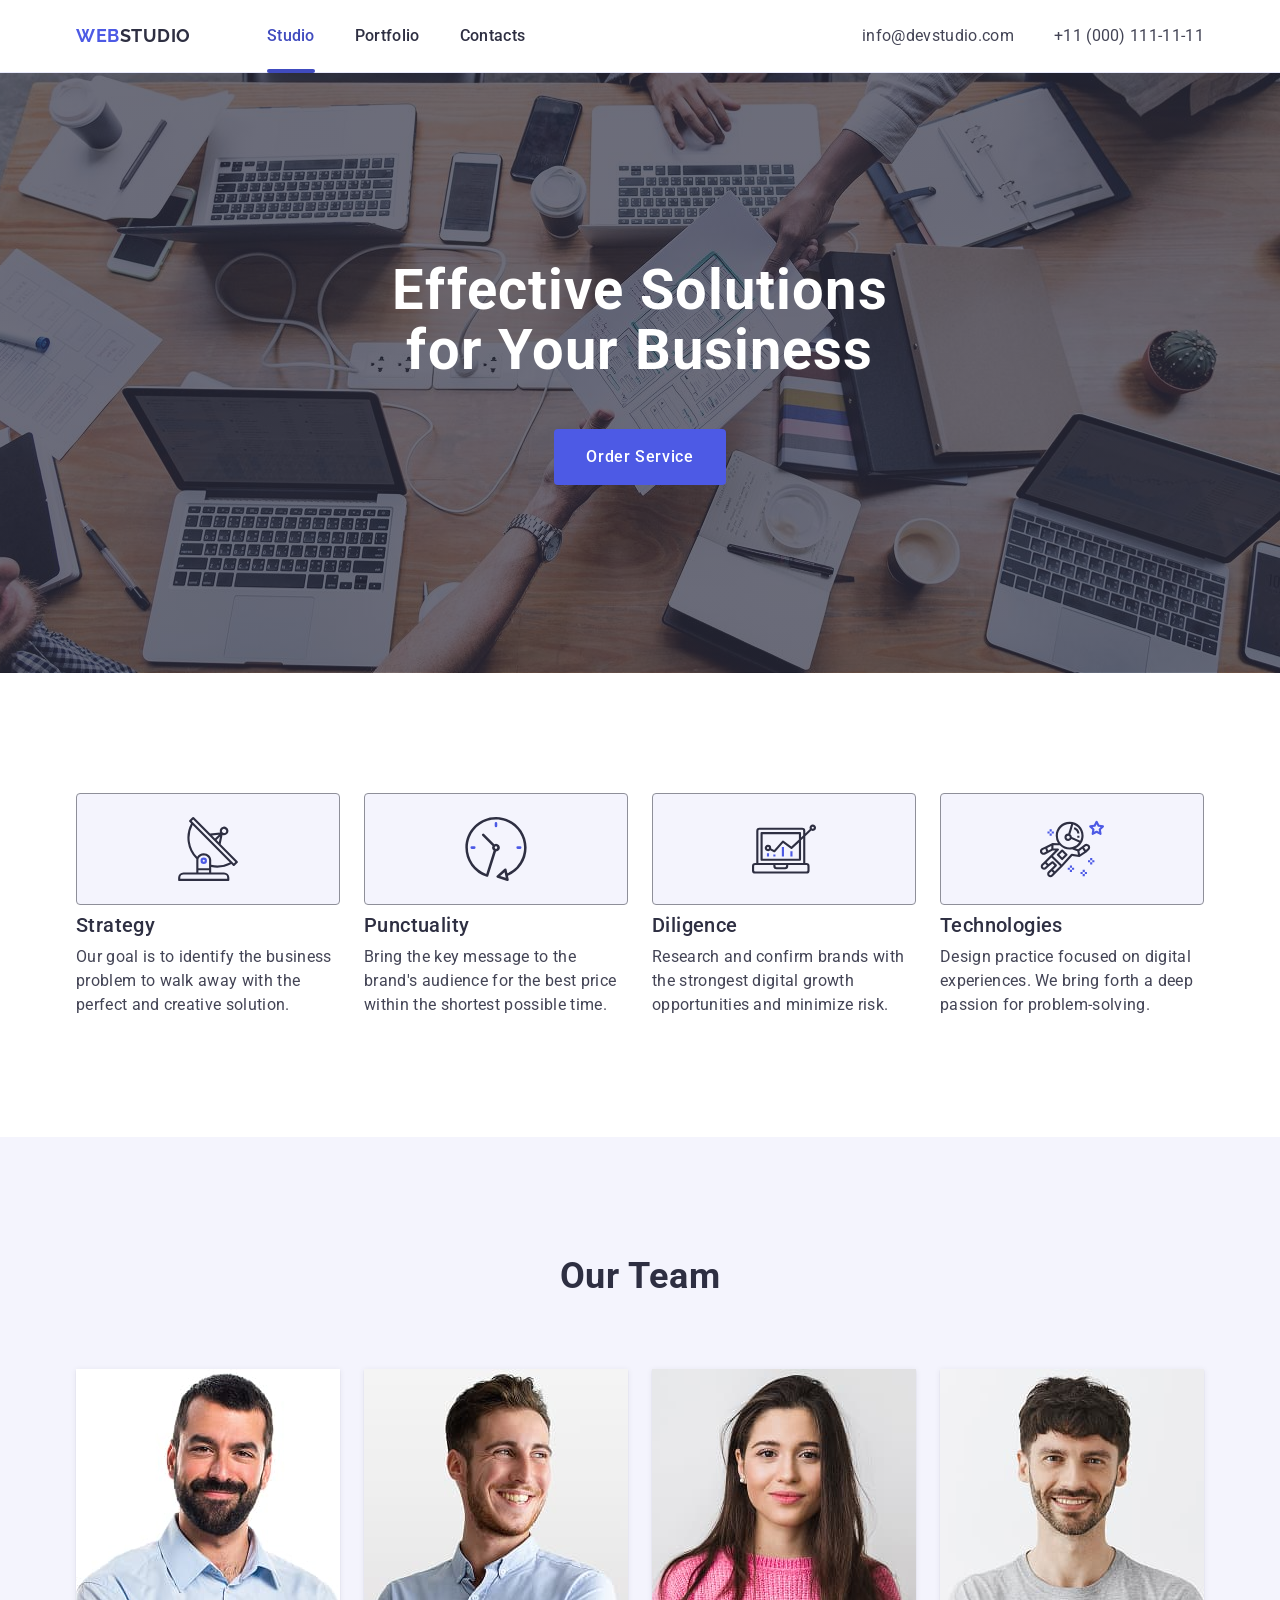
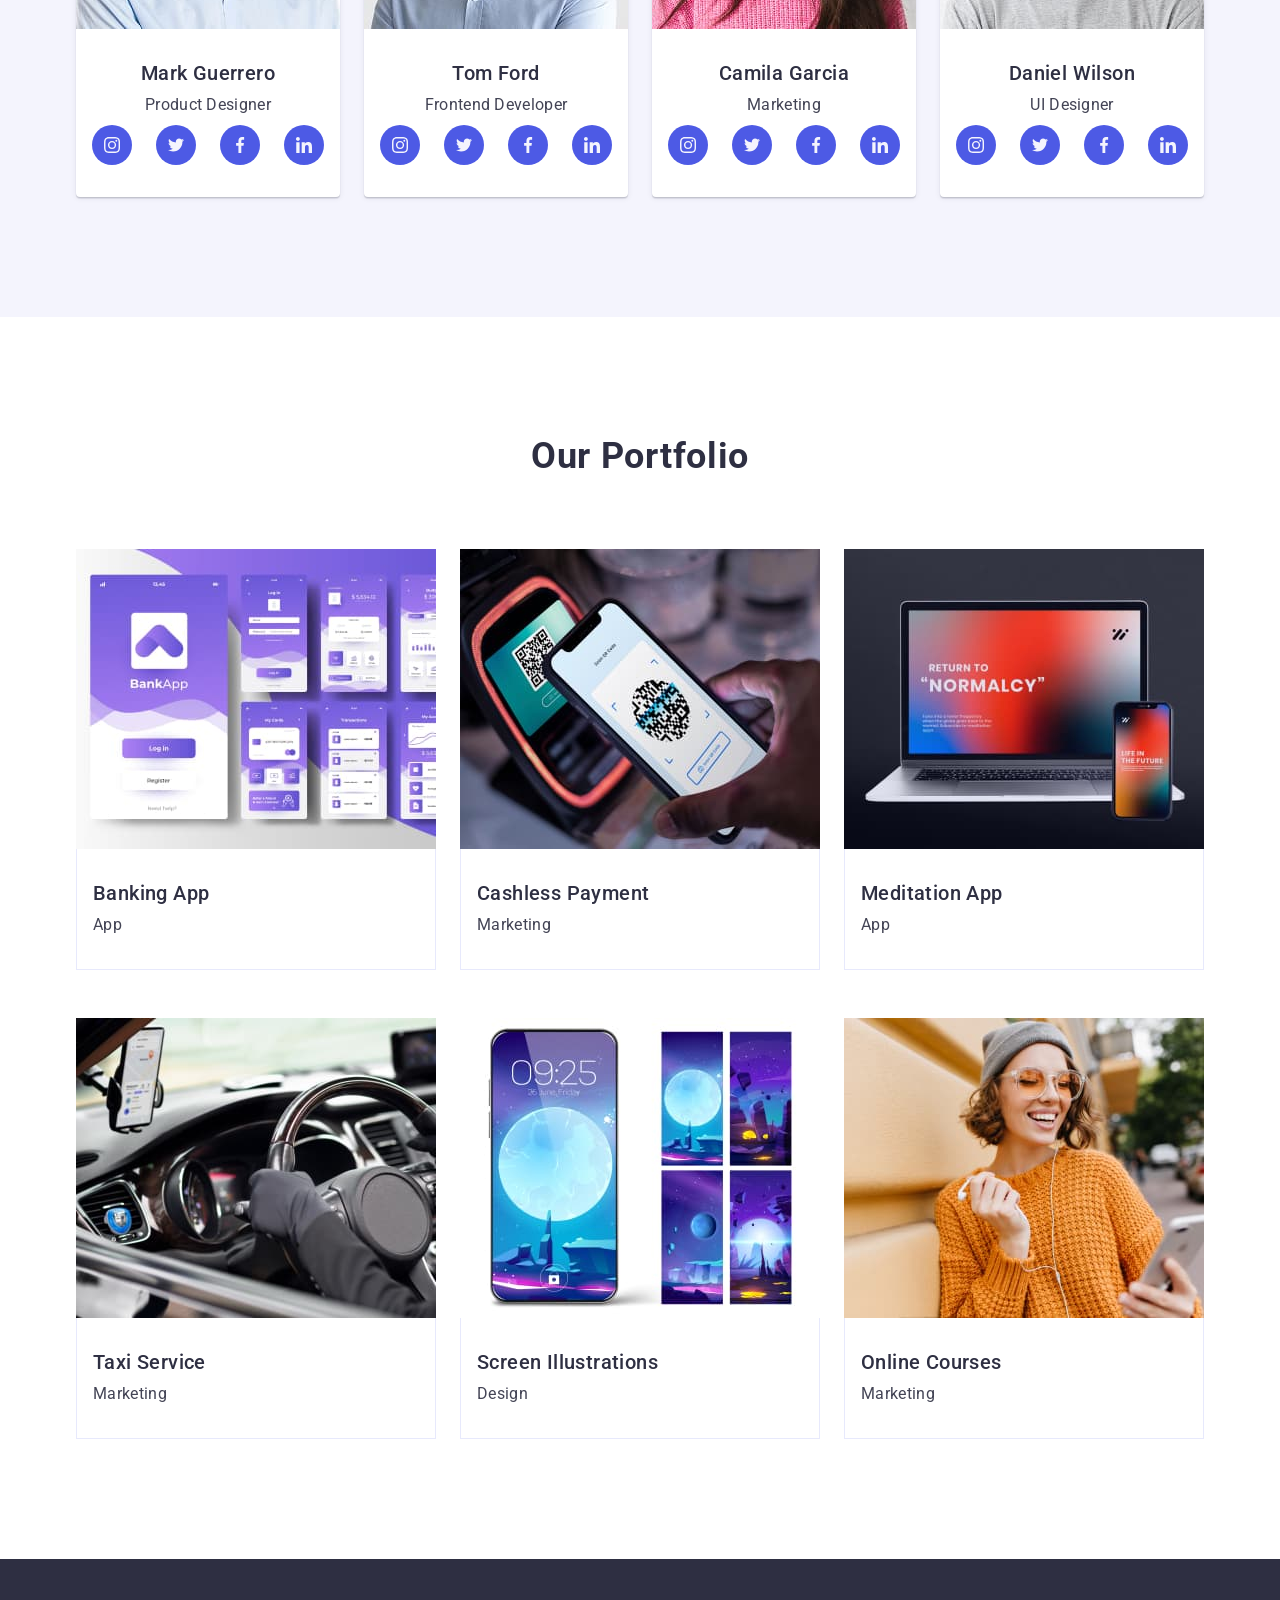
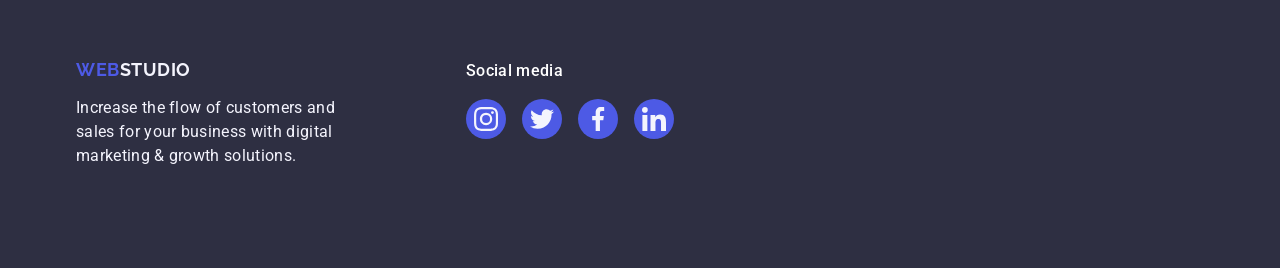
<file: index.html>
<!DOCTYPE html>
<html lang="en">
  <head>
    <meta charset="UTF-8" />
    <meta name="viewport" content="width=device-width, initial-scale=1.0" />
    <title>Web Studio</title>
    <link rel="preconnect" href="https://fonts.googleapis.com" />
    <link rel="preconnect" href="https://fonts.gstatic.com" crossorigin />
    <link
      href="https://fonts.googleapis.com/css2?family=Raleway:wght@700&family=Roboto:wght@400;500;700&display=swap"
      rel="stylesheet"
    />
    <link
      rel="stylesheet"
      href="https://cdn.jsdelivr.net/npm/modern-normalize@2.0.0/modern-normalize.min.css"
    />
    <link rel="stylesheet" href="./css/styles.css" />
  </head>
  <body>
    <div class="page-container">
      <header class="header">
        <div class="container header-container">
          <nav class="navigation">
            <a href="./index.html" class="logo header-link"
              >Web<span class="logo-text">Studio</span></a
            >

            <ul class="nav-list">
              <li>
                <a href="./index.html" class="nav-link header-link current"
                  >Studio</a
                >
              </li>
              <li>
                <a href="" class="nav-link header-link">Portfolio</a>
              </li>
              <li><a href="" class="nav-link header-link">Contacts</a></li>
            </ul>
          </nav>

          <address class="contacts">
            <ul class="contacts-list">
              <li>
                <a
                  href="mailto:info@devstudio.com"
                  class="contacts-link header-link"
                  >info@devstudio.com</a
                >
              </li>
              <li>
                <a href="tel:+110001111111" class="contacts-link header-link"
                  >+11 (000) 111-11-11</a
                >
              </li>
            </ul>
          </address>
        </div>
      </header>

      <main>
        <!-- Hero -->
        <section class="hero">
          <div class="container">
            <h1 class="hero-title">Effective Solutions for Your Business</h1>
            <button type="button" class="hero-button">Order Service</button>
          </div>
        </section>

        <!-- Peculiarities -->
        <section class="section">
          <div class="container">
            <h2 class="visually-hidden">Peculiarities</h2>
            <ul class="peculiarities-list">
              <li class="peculiarities-item">
                <div class="icon-wrapper">
                  <svg class="social-icon" width="64" height="64">
                    <use href="./images/icons.svg#icon-antenna"></use>
                  </svg>
                </div>
                <h3 class="peculiarities-card-title">Strategy</h3>
                <p class="peculiarities-card-text">
                  Our goal is to identify the business problem to walk away with
                  the perfect and creative solution.
                </p>
              </li>
              <li class="peculiarities-item">
                <div class="icon-wrapper">
                  <svg class="social-icon" width="64" height="64">
                    <use href="./images/icons.svg#icon-clock"></use>
                  </svg>
                </div>
                <h3 class="peculiarities-card-title">Punctuality</h3>
                <p class="peculiarities-card-text">
                  Bring the key message to the brand's audience for the best
                  price within the shortest possible time.
                </p>
              </li>
              <li class="peculiarities-item">
                <div class="icon-wrapper">
                  <svg class="social-icon" width="64" height="64">
                    <use href="./images/icons.svg#icon-diagram"></use>
                  </svg>
                </div>
                <h3 class="peculiarities-card-title">Diligence</h3>
                <p class="peculiarities-card-text">
                  Research and confirm brands with the strongest digital growth
                  opportunities and minimize risk.
                </p>
              </li>
              <li class="peculiarities-item">
                <div class="icon-wrapper">
                  <svg class="social-icon" width="64" height="64">
                    <use href="./images/icons.svg#icon-astronaut"></use>
                  </svg>
                </div>
                <h3 class="peculiarities-card-title">Technologies</h3>
                <p class="peculiarities-card-text">
                  Design practice focused on digital experiences. We bring forth
                  a deep passion for problem-solving.
                </p>
              </li>
            </ul>
          </div>
        </section>

        <!-- Our Team -->
        <section class="section team">
          <div class="container">
            <h2 class="section-title">Our team</h2>
            <ul class="team-list">
              <li class="team-list-item">
                <img
                  src="./images/teamMember1.jpg"
                  alt="Mark Guerrero portrait"
                  width="264"
                  height="260"
                />
                <div class="team-card-footer">
                  <h3 class="card-title">Mark Guerrero</h3>
                  <p class="team-card-text">Product Designer</p>
                  <ul class="social-list">
                    <li class="social-link-item">
                      <a href="#" class="social-link"
                        ><svg class="social-icon" width="16" height="16">
                          <use
                            href="./images/icons.svg#icon-instagram"
                          ></use></svg
                      ></a>
                    </li>
                    <li class="social-link-item">
                      <a href="#" class="social-link"
                        ><svg class="social-icon" width="16" height="16">
                          <use
                            href="./images/icons.svg#icon-twitter"
                          ></use></svg
                      ></a>
                    </li>
                    <li class="social-link-item">
                      <a href="#" class="social-link"
                        ><svg class="social-icon" width="16" height="16">
                          <use
                            href="./images/icons.svg#icon-facebook"
                          ></use></svg
                      ></a>
                    </li>
                    <li class="social-link-item">
                      <a href="#" class="social-link"
                        ><svg class="social-icon" width="16" height="16">
                          <use
                            href="./images/icons.svg#icon-linkedin"
                          ></use></svg
                      ></a>
                    </li>
                  </ul>
                </div>
              </li>
              <li class="team-list-item">
                <img
                  src="./images/teamMember2.jpg"
                  alt="Tom Ford portrait"
                  width="264"
                  height="260"
                />
                <div class="team-card-footer">
                  <h3 class="card-title">Tom Ford</h3>
                  <p class="team-card-text">Frontend Developer</p>
                  <ul class="social-list">
                    <li class="social-link-item">
                      <a href="#" class="social-link"
                        ><svg class="social-icon" width="16px" height="16px">
                          <use
                            href="./images/icons.svg#icon-instagram"
                          ></use></svg
                      ></a>
                    </li>
                    <li class="social-link-item">
                      <a href="#" class="social-link"
                        ><svg class="social-icon" width="16px" height="16px">
                          <use
                            href="./images/icons.svg#icon-twitter"
                          ></use></svg
                      ></a>
                    </li>
                    <li class="social-link-item">
                      <a href="#" class="social-link"
                        ><svg class="social-icon" width="16px" height="16px">
                          <use
                            href="./images/icons.svg#icon-facebook"
                          ></use></svg
                      ></a>
                    </li>
                    <li class="social-link-item">
                      <a href="#" class="social-link"
                        ><svg class="social-icon" width="16px" height="16px">
                          <use
                            href="./images/icons.svg#icon-linkedin"
                          ></use></svg
                      ></a>
                    </li>
                  </ul>
                </div>
              </li>
              <li class="team-list-item">
                <img
                  src="./images/teamMember3.jpg"
                  alt="Camila Garcia portrait"
                  width="264"
                  height="260"
                />
                <div class="team-card-footer">
                  <h3 class="card-title">Camila Garcia</h3>
                  <p class="team-card-text">Marketing</p>
                  <ul class="social-list">
                    <li class="social-link-item">
                      <a href="#" class="social-link"
                        ><svg class="social-icon" width="16px" height="16px">
                          <use
                            href="./images/icons.svg#icon-instagram"
                          ></use></svg
                      ></a>
                    </li>
                    <li class="social-link-item">
                      <a href="#" class="social-link"
                        ><svg class="social-icon" width="16px" height="16px">
                          <use
                            href="./images/icons.svg#icon-twitter"
                          ></use></svg
                      ></a>
                    </li>
                    <li class="social-link-item">
                      <a href="#" class="social-link"
                        ><svg class="social-icon" width="16px" height="16px">
                          <use
                            href="./images/icons.svg#icon-facebook"
                          ></use></svg
                      ></a>
                    </li>
                    <li class="social-link-item">
                      <a href="#" class="social-link"
                        ><svg class="social-icon" width="16px" height="16px">
                          <use
                            href="./images/icons.svg#icon-linkedin"
                          ></use></svg
                      ></a>
                    </li>
                  </ul>
                </div>
              </li>
              <li class="team-list-item">
                <img
                  src="./images/teamMember4.jpg"
                  alt="Daniel Wilson portrait"
                  width="264"
                  height="260"
                />
                <div class="team-card-footer">
                  <h3 class="card-title">Daniel Wilson</h3>
                  <p class="team-card-text">UI Designer</p>
                  <ul class="social-list">
                    <li class="social-link-item">
                      <a href="" class="social-link"
                        ><svg class="social-icon" width="16px" height="16px">
                          <use
                            href="./images/icons.svg#icon-instagram"
                          ></use></svg
                      ></a>
                    </li>
                    <li class="social-link-item">
                      <a href="" class="social-link"
                        ><svg class="social-icon" width="16px" height="16px">
                          <use
                            href="./images/icons.svg#icon-twitter"
                          ></use></svg
                      ></a>
                    </li>
                    <li class="social-link-item">
                      <a href="" class="social-link"
                        ><svg class="social-icon" width="16px" height="16px">
                          <use
                            href="./images/icons.svg#icon-facebook"
                          ></use></svg
                      ></a>
                    </li>
                    <li class="social-link-item">
                      <a href="" class="social-link"
                        ><svg class="social-icon" width="16px" height="16px">
                          <use
                            href="./images/icons.svg#icon-linkedin"
                          ></use></svg
                      ></a>
                    </li>
                  </ul>
                </div>
              </li>
            </ul>
          </div>
        </section>

        <!-- Portfolio -->
        <section class="section">
          <div class="container">
            <h2 class="section-title">Our Portfolio</h2>
            <ul class="portfolio-list">
              <li class="portfolio-list-item">
                <div class="portfolio-image-wrapper">
                  <img
                    src="./images/bankingApp.jpg"
                    alt="Banking App view"
                    width="360"
                    height="300"
                  />
                  <p class="portfolio-description">
                    14 Stylish and User-Friendly App Design Concepts · Task
                    Manager App · Calorie Tracker App · Exotic Fruit Ecommerce
                    App · Cloud Storage App
                  </p>
                </div>
                <div class="portfolio-card-footer">
                  <h3 class="card-title">Banking App</h3>
                  <p>App</p>
                </div>
              </li>
              <li class="portfolio-list-item">
                <div class="portfolio-image-wrapper">
                  <img
                    src="./images/cashless.jpg"
                    alt="Mobile phone and terminal"
                    width="360"
                    height="300"
                  />
                  <p class="portfolio-description">
                    14 Stylish and User-Friendly App Design Concepts · Task
                    Manager App · Calorie Tracker App · Exotic Fruit Ecommerce
                    App · Cloud Storage App
                  </p>
                </div>
                <div class="portfolio-card-footer">
                  <h3 class="card-title">Cashless Payment</h3>
                  <p>Marketing</p>
                </div>
              </li>
              <li class="portfolio-list-item">
                <div class="portfolio-image-wrapper">
                  <img
                    src="./images/meditation.jpg"
                    alt="Laptop and mobile device with Meditation App Home page"
                    width="360"
                    height="300"
                  />
                  <p class="portfolio-description">
                    14 Stylish and User-Friendly App Design Concepts · Task
                    Manager App · Calorie Tracker App · Exotic Fruit Ecommerce
                    App · Cloud Storage App
                  </p>
                </div>
                <div class="portfolio-card-footer">
                  <h3 class="card-title">Meditation App</h3>
                  <p>App</p>
                </div>
              </li>
              <li class="portfolio-list-item">
                <div class="portfolio-image-wrapper">
                  <img
                    src="./images/taxi.jpg"
                    alt="Taxi driver in the car"
                    width="360"
                    height="300"
                  />
                  <p class="portfolio-description">
                    14 Stylish and User-Friendly App Design Concepts · Task
                    Manager App · Calorie Tracker App · Exotic Fruit Ecommerce
                    App · Cloud Storage App
                  </p>
                </div>
                <div class="portfolio-card-footer">
                  <h3 class="card-title">Taxi Service</h3>
                  <p>Marketing</p>
                </div>
              </li>
              <li class="portfolio-list-item">
                <div class="portfolio-image-wrapper">
                  <img
                    src="./images/illustrations.jpg"
                    alt="Mobile device and screen illustrations"
                    width="360"
                    height="300"
                  />
                  <p class="portfolio-description">
                    14 Stylish and User-Friendly App Design Concepts · Task
                    Manager App · Calorie Tracker App · Exotic Fruit Ecommerce
                    App · Cloud Storage App
                  </p>
                </div>
                <div class="portfolio-card-footer">
                  <h3 class="card-title">Screen Illustrations</h3>
                  <p>Design</p>
                </div>
              </li>
              <li class="portfolio-list-item">
                <div class="portfolio-image-wrapper">
                  <img
                    src="./images/courses.jpg"
                    alt="The girl with mobile device"
                    width="360"
                    height="300"
                  />
                  <p class="portfolio-description">
                    14 Stylish and User-Friendly App Design Concepts · Task
                    Manager App · Calorie Tracker App · Exotic Fruit Ecommerce
                    App · Cloud Storage App
                  </p>
                </div>
                <div class="portfolio-card-footer">
                  <h3 class="card-title">Online Courses</h3>
                  <p>Marketing</p>
                </div>
              </li>
            </ul>
          </div>
        </section>
      </main>

      <footer class="footer">
        <div class="container footer-container">
          <div class="first-block-wrapper">
            <a href="./index.html" class="logo footer-logo"
              >Web<span class="logo-text secondary-logo-text">Studio</span></a
            >
            <p class="footer-text">
              Increase the flow of customers and sales for your business with
              digital marketing & growth solutions.
            </p>
          </div>
          <div>
            <p class="social-media-title">Social media</p>
            <ul class="social-list footer-social-list">
              <li class="social-link-item">
                <a href="" class="social-link footer-link"
                  ><svg class="social-icon" width="24" height="24">
                    <use href="./images/icons.svg#icon-instagram"></use></svg
                ></a>
              </li>
              <li class="social-link-item">
                <a href="" class="social-link footer-link"
                  ><svg class="social-icon" width="24" height="24">
                    <use href="./images/icons.svg#icon-twitter"></use></svg
                ></a>
              </li>
              <li class="social-link-item">
                <a href="" class="social-link footer-link"
                  ><svg class="social-icon" width="24" height="24">
                    <use href="./images/icons.svg#icon-facebook"></use></svg
                ></a>
              </li>
              <li class="social-link-item">
                <a href="" class="social-link footer-link"
                  ><svg class="social-icon" width="24" height="24">
                    <use href="./images/icons.svg#icon-linkedin"></use></svg
                ></a>
              </li>
            </ul>
          </div>
        </div>
      </footer>
    </div>
  </body>
</html>
</file>
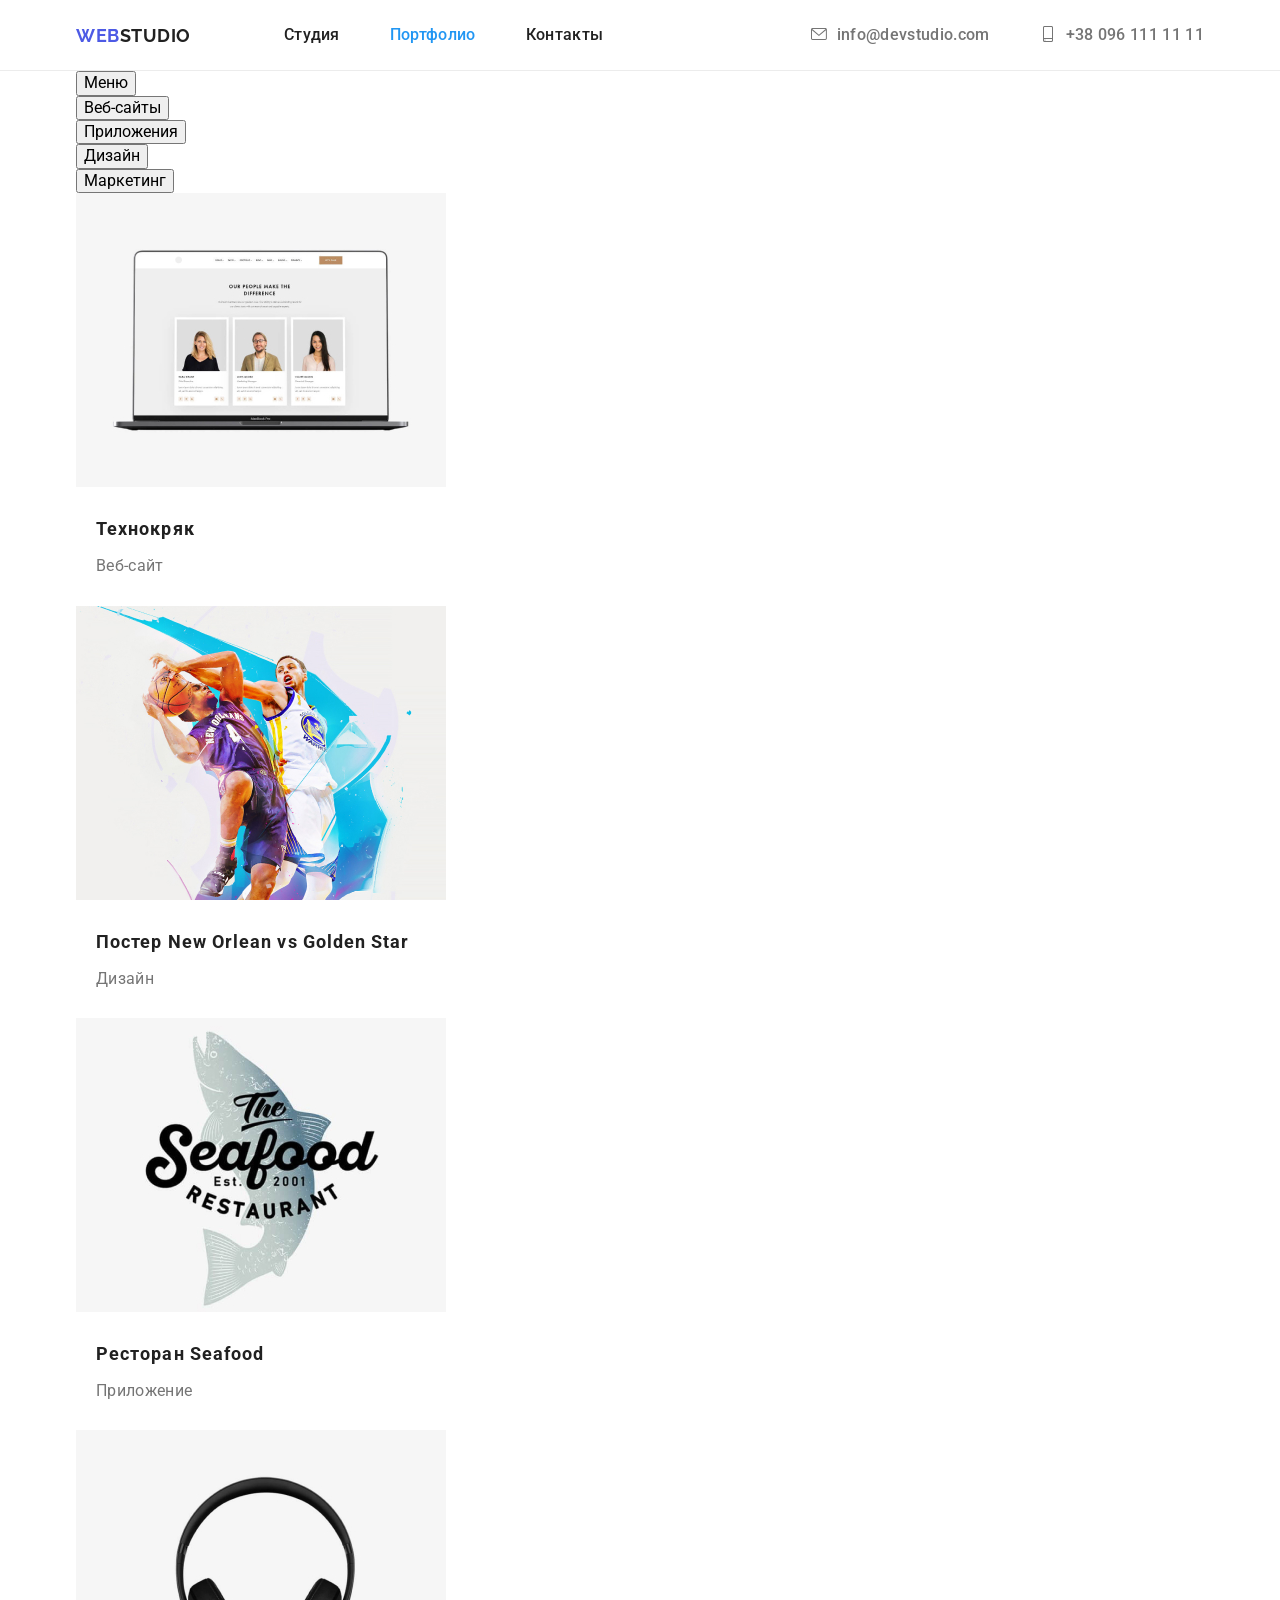
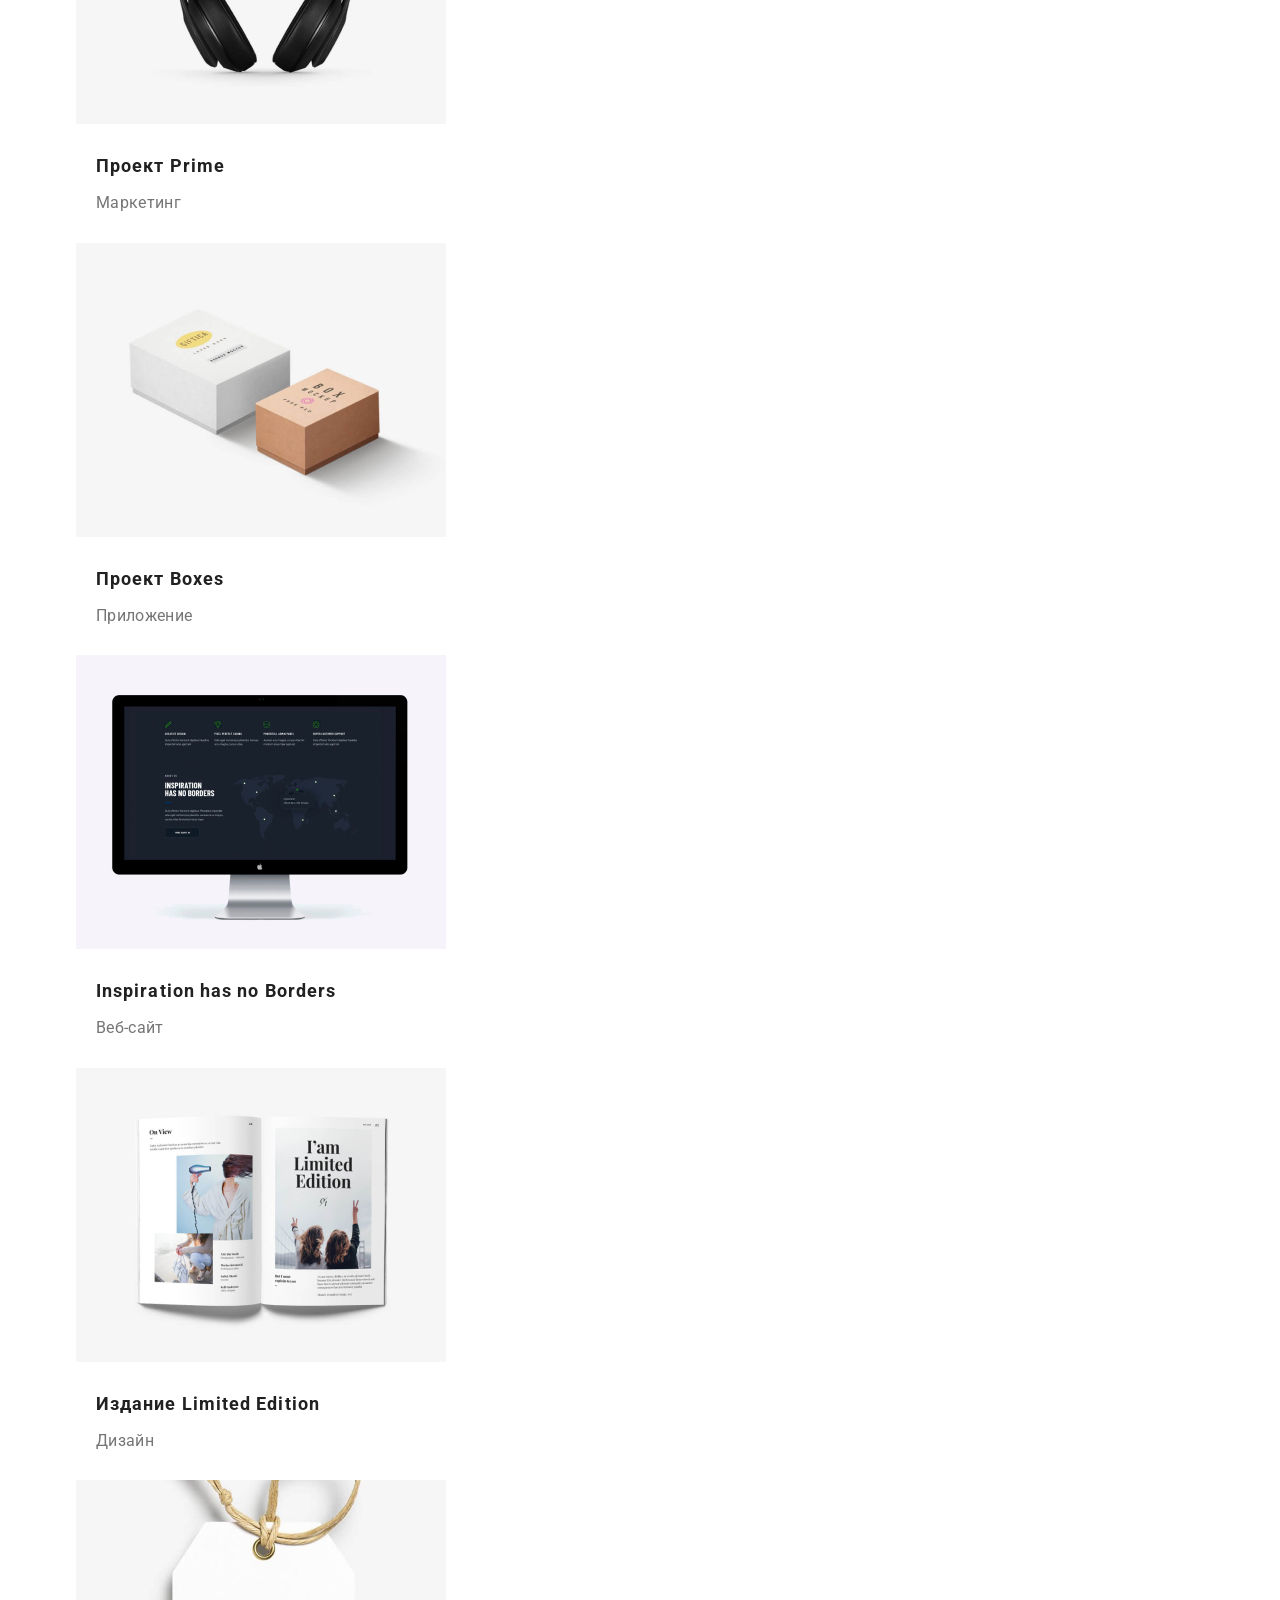
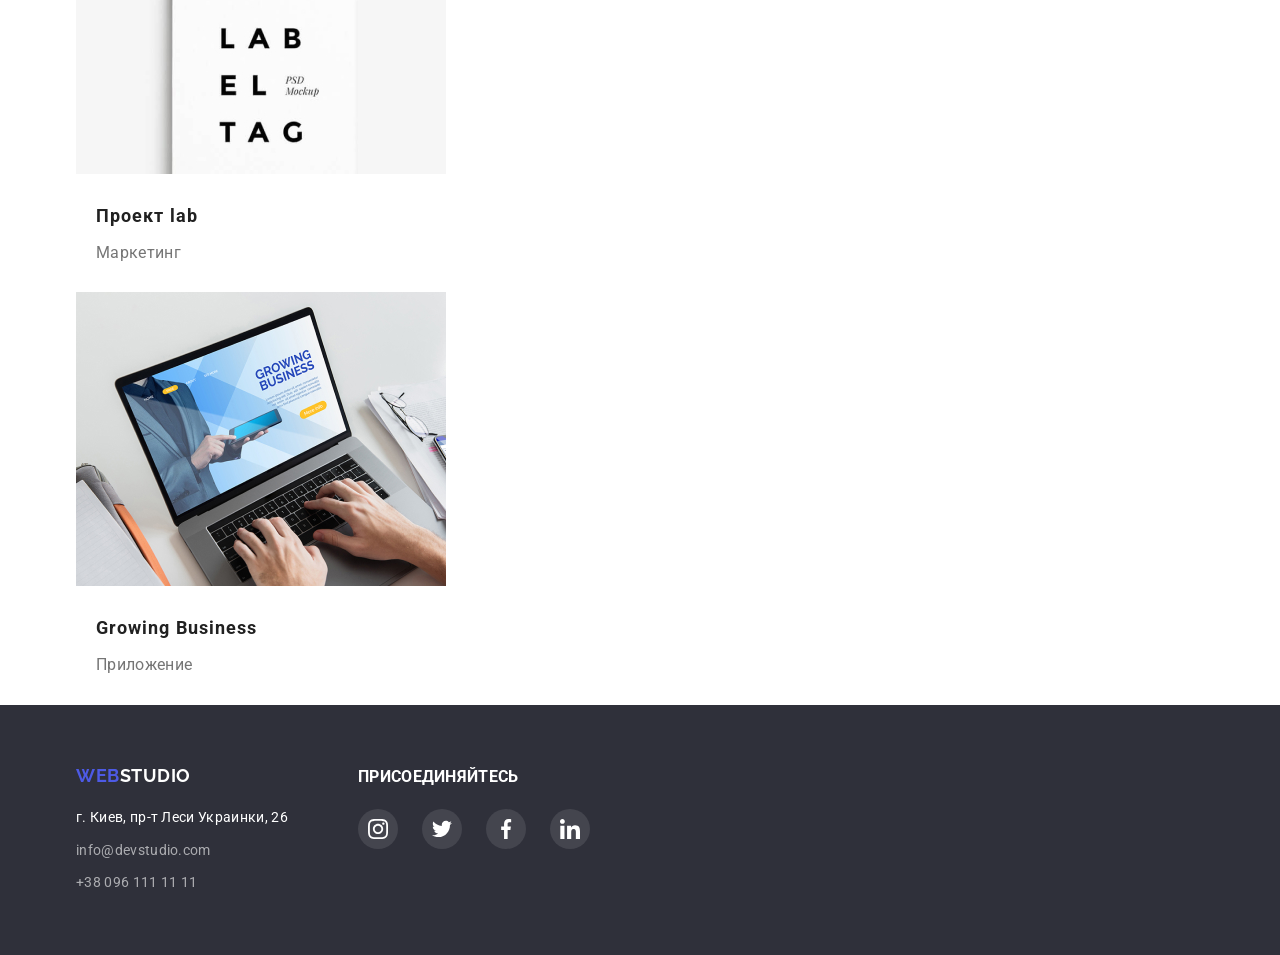
<file: portfolio.html>
<!DOCTYPE html>
<html lang="ru">
  <head>
    <meta charset="UTF-8" />
    <meta name="viewport" content="width=device-width, initial-scale=1.0" />
    <title>Портфолио</title>
    <link rel="preconnect" href="https://fonts.gstatic.com" />
    <link
      href="https://fonts.googleapis.com/css2?family=Raleway:wght@700&family=Roboto:wght@400;500;700;900&display=swap"
      rel="stylesheet"
    />
    <link
      rel="stylesheet"
      href="https://cdnjs.cloudflare.com/ajax/libs/modern-normalize/1.0.0/modern-normalize.min.css"
    />
    <link rel="stylesheet" href="./css/common.css" />
    <link rel="stylesheet" href="./css/styles.css" />
  </head>
  <body>
    <header class="header-page">
      <div class="container header-container">
        <nav class="nav-container">
          <a href="./index.html" class="logo logo-for-header">Web<span class="logo-header">Studio</span></a>

          <ul class="site-nav list">
            <li class="site-nav-item"><a href="./index.html" class="link">Студия</a></li>
            <li class="site-nav-item"><a href="./portfolio.html" class="link current">Портфолио</a></li>
            <li class="site-nav-item"><a href="#" class="link">Контакты</a></li>
          </ul>
        </nav>

        <ul class="site-contacts list">
          <li class="site-contacts-item mail-with-margin">
            <a href="mailto:info@devstudio.com" class="link-contacts">
              <svg class="contact-icon">
                <use href="./img/icons/sprite.svg#icon-header-icon-envelope"></use>
              </svg>
              info@devstudio.com</a
            >
          </li>
          <li class="site-contacts-item">
            <a href="tel:+380961111111" class="link-contacts">
              <svg class="contact-icon">
                <use href="./img/icons/sprite.svg#icon-header-icon-smartphone"></use>
              </svg>
              +38 096 111 11 11</a
            >
          </li>
        </ul>
      </div>
    </header>

    <main>
      <section class="portfolio-section">
        <div class="container">
          <h1 class="visually-hidden">Портфолио</h1>
          <!-- Меню кнопок-фильтров -->
          <ul class="filter-list list">
            <li class="filter-list-item">
              <button type="button" class="button">Меню</button>
            </li>
            <li class="filter-list-item">
              <button type="button" class="button">Веб-сайты</button>
            </li>
            <li class="filter-list-item">
              <button type="button" class="button">Приложения</button>
            </li>
            <li class="filter-list-item">
              <button type="button" class="button">Дизайн</button>
            </li>
            <li class="filter-list-item">
              <button type="button" class="button">Маркетинг</button>
            </li>
          </ul>

          <!-- Список примеров работ -->

          <ul class="example-list list">
            <li class="item">
              <a href="#" class="link-card link">
                <div class="content">
                  <img
                    src="./img/portfolio-1.jpg"
                    alt="Главная страница веб-сайта"
                    width="370"
                    height="294"
                    class="img"
                  />
                </div>
                <div class="card-footer">
                  <h2 class="title">Технокряк</h2>
                  <p class="text">Веб-сайт</p>
                </div>
              </a>
            </li>
            <li class="item">
              <a href="#" class="link-card link">
                <div class="content">
                  <img
                    src="./img/portfolio-2.jpg"
                    alt="Два баскетболиста борются за мяч"
                    width="370"
                    height="294"
                    class="img"
                  />
                </div>

                <div class="card-footer">
                  <h2 class="title">Постер <span lang="en">New Orlean vs Golden Star</span></h2>
                  <p class="text">Дизайн</p>
                </div>
              </a>
            </li>
            <li class="item">
              <a href="#" class="link-card link">
                <div class="content">
                  <img
                    src="./img/portfolio-3.jpg"
                    alt="Логотип ресторана Seafood"
                    width="370"
                    height="294"
                    class="img"
                  />
                </div>
                <div class="card-footer">
                  <h2 class="title">Ресторан <span lang="en">Seafood</span></h2>
                  <p class="text">Приложение</p>
                </div>
              </a>
            </li>
            <li class="item">
              <a href="#" class="link-card link">
                <div class="content">
                  <img src="./img/portfolio-4.jpg" alt="Накладные наушники" width="370" height="294" class="img" />
                </div>
                <div class="card-footer">
                  <h2 class="title">Проект <span lang="en">Prime</span></h2>
                  <p class="text">Маркетинг</p>
                </div>
              </a>
            </li>
            <li class="item">
              <a href="#" class="link-card link">
                <div class="content">
                  <img
                    src="./img/portfolio-5.jpg"
                    alt="Одна большая и одна маленькая коробочки"
                    width="370"
                    height="294"
                    class="img"
                  />
                </div>
                <div class="card-footer">
                  <h2 class="title">Проект <span lang="en">Boxes</span></h2>
                  <p class="text">Приложение</p>
                </div>
              </a>
            </li>
            <li class="item">
              <a href="#" class="link-card link">
                <div class="content">
                  <img
                    src="./img/portfolio-6.jpg"
                    alt="Главная страница веб-сайта"
                    width="370"
                    height="294"
                    class="img"
                  />
                </div>
                <div class="card-footer">
                  <h2 class="title"><span lang="en">Inspiration has no Borders</span></h2>
                  <p class="text">Веб-сайт</p>
                </div>
              </a>
            </li>
            <li class="item">
              <a href="#" class="link-card link">
                <div class="content">
                  <img src="./img/potfolio-7.jpg" alt="Разворот книги" width="370" height="294" class="img" />
                </div>
                <div class="card-footer">
                  <h2 class="title">Издание <span lang="en">Limited Edition</span></h2>
                  <p class="text">Дизайн</p>
                </div>
              </a>
            </li>
            <li class="item">
              <a href="#" class="link-card link">
                <div class="content">
                  <img src="./img/portfolio-8.jpg" alt="Бирка" width="370" height="294" class="img" />
                </div>
                <div class="card-footer">
                  <h2 class="title">Проект <span lang="en">lab</span></h2>
                  <p class="text">Маркетинг</p>
                </div>
              </a>
            </li>
            <li class="item">
              <a href="#" class="link-card link">
                <div class="content">
                  <img
                    src="./img/portfolio-9.jpg"
                    alt="Ноутбук на котором набирают текст"
                    width="370"
                    height="294"
                    class="img"
                  />
                </div>
                <div class="card-footer">
                  <h2 lang="en" class="title">Growing Business</h2>
                  <p class="text">Приложение</p>
                </div>
              </a>
            </li>
          </ul>
        </div>
      </section>
    </main>

    <footer class="footer-page">
      <div class="container all-footer">
        <div class="footer-container">
          <a href="./index.html" class="logo logo-for-footer">Web<span class="logo-footer">Studio</span></a>
          <address class="address-container">
            <ul class="address-list list">
              <li class="address-list-item">
                <a href="https://goo.gl/maps/Ahhb2B3hDKV3ZpVi9" class="text" target="_blank" rel="noopener noreferrer"
                  >г. Киев, пр-т Леси Украинки, 26</a
                >
              </li>
              <li class="address-list-item"><a href="mailto:info@devstudio.com" class="link">info@devstudio.com</a></li>
              <li class="address-list-item"><a href="tel:+380961111111" class="link">+38 096 111 11 11</a></li>
            </ul>
          </address>
        </div>
        <div class="footer-container">
          <p class="text"><strong class="join">присоединяйтесь</strong></p>
          <ul class="social-list list">
            <li class="social-link-item">
              <a href="#" class="social-link social-footer"
                ><svg class="social-icon" width="20px" height="20px">
                  <use href="./img/icons/sprite.svg#icon-instagram"></use></svg
              ></a>
            </li>
            <li class="social-link-item">
              <a href="#" class="social-link social-footer"
                ><svg class="social-icon" width="20px" height="20px">
                  <use href="./img/icons/sprite.svg#icon-twitter"></use></svg
              ></a>
            </li>
            <li class="social-link-item">
              <a href="#" class="social-link social-footer"
                ><svg class="social-icon" width="20px" height="20px">
                  <use href="./img/icons/sprite.svg#icon-facebook"></use></svg
              ></a>
            </li>
            <li class="social-link-item">
              <a href="#" class="social-link social-footer"
                ><svg class="social-icon" width="20px" height="20px">
                  <use href="./img/icons/sprite.svg#icon-linkedin"></use></svg
              ></a>
            </li>
          </ul>
        </div>
      </div>
    </footer>
  </body>
</html>
</file>
<file: css/styles.css>
/* Common styles */

body {
  background-color: var(--primary-bg-color);
  color: var(--slate-color);

  font-family: Roboto, sans-serif;
  font-weight: 400;
  letter-spacing: 0.32px;
  font-size: 16px;
  line-height: 1.5;
}

:root {
  --iris-color: #4d5ae5;
  --ocean-color: #404bbf;
  --navy-blue-color: #2e2f42;
  --primary-bg-color: #ffffff;
  --white-color: #ffffff;
  --green-color: #31d0aa;
  --slate-color: #434455;
  --light-slate-color: #8e8f99;
  --cornflower-color: #e7e9fc;
  --cloud-color: #f4f4fd;
  --navy-blue-modal: rgba(46, 47, 66, 0.4);
  --grey-color: rgba(46, 47, 66, 0.7);
  --dairy-color: rgba(46, 47, 66, 0.4);
}

a {
  text-decoration: none;
  color: currentColor;
}

ul,
ol {
  list-style-type: none;
  margin-top: 0;
  margin-bottom: 0;
  padding-left: 0;
}

button {
  cursor: pointer;
}

h1,
h2,
h3,
h4,
h5,
h6 {
  color: var(--navy-blue-color);
  margin-top: 0;
  margin-bottom: 0;
}

p {
  margin-top: 0;
  margin-bottom: 0;
}

img {
  display: block;
  max-width: 100%;
  object-fit: cover;
}

.page-container {
  min-height: 100vh;
  display: flex;
  flex-direction: column;
}

main {
  flex-grow: 1;
}

.section {
  padding-top: 120px;
  padding-bottom: 120px;
}

.container {
  max-width: 1158px;
  padding-left: 15px;
  padding-right: 15px;
  margin-left: auto;
  margin-right: auto;
}

.visually-hidden {
  position: absolute;
  width: 1px;
  height: 1px;
  margin: -1px;
  border: 0;
  padding: 0;
  white-space: nowrap;
  clip-path: inset(100%);
  clip: rect(0, 0, 0, 0);
  overflow: hidden;
}

/* index.html styles */

.section-title {
  font-size: 36px;
  line-height: 1.11;
  letter-spacing: 0.72px;
  text-align: center;
  text-transform: capitalize;
  margin-bottom: 72px;
}

.card-title {
  font-size: 20px;
  font-weight: 500;
  line-height: 1.2;
  letter-spacing: 0.4px;
  margin-bottom: 8px;
}

/* Header */

.header {
  border-bottom: 1px solid var(--cornflower-color);
  box-shadow: 0 2px 1px 0 rgba(46, 47, 66, 0.08),
    0 1px 1px 0 rgba(46, 47, 66, 0.16), 0 1px 6px 0 rgba(46, 47, 66, 0.08);
}

.header-container {
  display: flex;
  align-items: center;
}

.navigation {
  display: flex;
  align-items: center;
  margin-right: auto;
}

.header-link {
  display: inline-block;
  padding: 24px 0;
}

.logo {
  display: block;
  margin-right: 76px;
  font-family: Raleway, sans-serif;
  color: var(--iris-color);
  font-size: 18px;
  font-weight: 700;
  line-height: 1.17;
  letter-spacing: 0.54px;
  text-transform: uppercase;
}

.logo-text {
  color: var(--navy-blue-color);
}

.nav-list {
  display: flex;
  gap: 40px;
}

.nav-link {
  display: block;
  color: var(--navy-blue-color);
  font-weight: 500;
  font-style: normal;
  position: relative;
  transition: color 250ms cubic-bezier(0.4, 0, 0.2, 1);
}

.nav-link:hover,
.nav-link:focus {
  color: var(--ocean-color);
}

.nav-link.current {
  color: var(--ocean-color);
}

.nav-link.current::after {
  content: "";
  display: block;
  position: absolute;
  bottom: -1px;
  left: 0;
  width: 100%;
  height: 4px;
  border-radius: 2px;
  background-color: var(--ocean-color);
}

.contacts {
  font-style: normal;
}

.contacts-list {
  display: flex;
  gap: 40px;
}

.contacts-link {
  transition: color 250ms cubic-bezier(0.4, 0, 0.2, 1);
}

.contacts-link:hover,
.contacts-link:focus {
  color: var(--ocean-color);
}

/* Hero section */

.hero {
  background-color: var(--navy-blue-color);
  padding: 188px 0;
  background-image: linear-gradient(
      rgba(46, 47, 66, 0.7),
      rgba(46, 47, 66, 0.7)
    ),
    url(../images/people-office.jpg);
  background-repeat: no-repeat;
  background-position: center;
  background-size: cover;
  max-width: 1440px;
  margin: 0 auto;
}

.hero-title {
  max-width: 496px;
  font-size: 56px;
  color: var(--white-color);
  line-height: 1.07;
  text-align: center;
  letter-spacing: 0.02em;
  margin-bottom: 48px;
  margin-left: auto;
  margin-right: auto;
}

.hero-button {
  display: block;
  background-color: var(--iris-color);
  color: var(--white-color);
  font-weight: 500;
  line-height: 1.5;
  letter-spacing: 0.04em;
  border: none;
  border-radius: 4px;
  padding: 16px 32px;
  margin-left: auto;
  margin-right: auto;
  min-width: 169px;
  transition: background-color 250ms cubic-bezier(0.4, 0, 0.2, 1);
}

.hero-button:hover,
.hero-button:focus {
  background-color: var(--ocean-color);
}

/* Peculiarities section */

.peculiarities-list {
  display: flex;
  gap: 24px;
  flex-wrap: wrap;
}

.peculiarities-card-title {
  font-size: 20px;
  font-weight: 500;
  line-height: 1.2;
  letter-spacing: 0.4px;
  margin-bottom: 8px;
}

.peculiarities-item {
  width: calc((100% - 3 * 24px) / 4);
}

.icon-wrapper {
  height: 112px;
  background-color: var(--cloud-color);
  border-radius: 4px;
  border: 1px solid var(--light-slate-color);
  margin-bottom: 8px;
  display: flex;
  align-items: center;
  justify-content: center;
}

.peculiarities-card-text {
  letter-spacing: 0.02em;
}

/* Our Team section */

.team {
  background-color: var(--cloud-color);
}

.team-list {
  display: flex;
  gap: 24px;
  flex-wrap: wrap;
}

.team-list-item {
  background-color: var(--white-color);
  width: calc((100% - 3 * 24px) / 4);
  border-radius: 0 0 4px 4px;
  box-shadow: 0 1px 6px 0 rgba(46, 47, 66, 0.08),
    0 1px 1px 0 rgba(46, 47, 66, 0.16), 0 2px 1px 0 rgba(46, 47, 66, 0.08);
}

.team-card-footer {
  padding: 32px 0;
}

.team-list-item h3 {
  text-align: center;
}

.team-card-text {
  font-size: 16px;
  text-align: center;
  margin-bottom: 8px;
}

/* Social links */

.social-list {
  display: flex;
  justify-content: center;
  gap: 24px;
}

.social-link {
  display: flex;
  justify-content: center;
  align-items: center;
  color: var(--cloud-color);
  background-color: var(--iris-color);
  width: 40px;
  height: 40px;
  border-radius: 50%;
  transition: background-color 250ms cubic-bezier(0.4, 0, 0.2, 1);
}

.social-link:hover,
.social-link:focus {
  background-color: var(--ocean-color);
}

.social-icon {
  fill: currentColor;
}

/* Portfolio section */

.portfolio-list {
  display: flex;
  column-gap: 24px;
  row-gap: 48px;
  flex-wrap: wrap;
}

.portfolio-list-item {
  width: calc((100% - 2 * 24px) / 3);
  transition: box-shadow 250ms cubic-bezier(0.4, 0, 0.2, 1);
}

.portfolio-image-wrapper {
  position: relative;
  overflow: hidden;
}

.portfolio-list-item:hover,
.portfolio-list-item:focus {
  box-shadow: 0 1px 6px 0 rgba(46, 47, 66, 0.08),
    0 1px 1px 0 rgba(46, 47, 66, 0.16), 0 2px 1px 0 rgba(46, 47, 66, 0.08);
}

.portfolio-description {
  position: absolute;
  top: 0;
  left: 0;
  width: 100%;
  height: 100%;
  padding: 40px 32px;

  color: var(--cloud-color);
  background-color: var(--iris-color);

  transform: translateY(100%);
  transition: transform 250ms cubic-bezier(0.4, 0, 0.2, 1);
}

.portfolio-card-footer {
  padding: 32px 16px;
  border-right: 1px solid var(--cornflower-color);
  border-bottom: 1px solid var(--cornflower-color);
  border-left: 1px solid var(--cornflower-color);
}

.portfolio-list-item:hover .portfolio-description,
.portfolio-list-item:focus .portfolio-description {
  transform: translateY(0);
}

/* Footer */

.footer {
  background-color: var(--navy-blue-color);
  padding: 100px 0;
}

.footer-container {
  display: flex;
  align-items: baseline;
}

.first-block-wrapper {
  margin-right: 120px;
}

.footer-logo {
  display: inline-block;
  margin-bottom: 16px;
}

.secondary-logo-text {
  color: var(--cloud-color);
}

.footer-text {
  color: var(--cloud-color);
  width: 270px;
}

.social-media-title {
  color: var(--white-color);
  font-weight: 500;
  margin-bottom: 16px;
}

.social-list.footer-social-list {
  gap: 16px;
}

.social-link.footer-link:hover,
.social-link.footer-link:focus {
  background-color: var(--green-color);
}
</file>
<file: css/common.css>
body {
  background-color: var(--primary-bg-color);
  color: var(--text-main-color);

  font-family: Roboto, sans-serif;
  font-weight: 400;
  letter-spacing: 0.03em;
  font-size: 14px;
  line-height: 1.7;
}

:root {
  --text-main-color: #757575;
  --title-text-color: #212121;
  --accent-color: #2196f3;
  --primary-bg-color: #ffffff;
  --secondary-bg-color: #2f303a;
  --primary-white-color: #ffffff;
  --secondary-white-color: rgba(255, 255, 255, 0.6);
  --primary-bg-button: #f5f4fa;
  --icons-color: #afb1b8;
}

/* основной цвет фона #FFFFFF */
/* цвет основного текста #757575 */
/*вторичный цвет #212121 */
/* акцент #2196F3 */
/* белый #FFFFFF */
/*белый с прозрачностью rgba(255, 255, 255, 0.6) */
/* цвет фона шапки и футера #2F303A */
/* вторичный цвет фона #F5F4FA */
/* 1200*/

h1,
h2,
h3,
h4,
h5,
h6 {
  margin: 0;
}

ul,
ol {
  margin: 0;
  padding: 0;
}

p {
  margin: 0;
}

.img {
  display: block;
  max-width: 100%;
  height: auto;
}

.list {
  list-style: none;
}

.link {
  text-decoration: none;
}

.container {
  width: 1200px;
  padding-left: 15px;
  padding-right: 15px;
  margin-left: auto;
  margin-right: auto;
  /* outline: 2px solid tomato; */
}

/* ======== HEADER ======== */
/* ======== Site-nav ======== */

.header-page {
  padding-top: 24px;
  padding-bottom: 24px;
  border-bottom: 1px solid #ececec;
}

.container.header-container {
  display: flex;
  align-items: center;
}

.nav-container {
  display: flex;
  align-items: center;

  margin-right: auto;
}

.logo {
  color: #2196f3;
  text-decoration: none;

  font-family: Raleway;
  font-weight: 700;
  font-size: 26px;
  line-height: 1.2;
}

.logo.logo-for-header {
  margin-right: 93px;
}

.logo-header {
  color: #212121;
}

.site-nav {
  font-weight: 500;
  line-height: 1.14;
  letter-spacing: 0.02em;

  display: flex;
}

.site-nav-item {
  margin-right: 50px;
}

.site-nav-item:last-child {
  margin-right: 0;
}

.site-nav .link {
  color: var(--title-text-color);
  text-decoration: none;
  display: block;
}

.site-nav .link:hover,
.site-nav .link:focus {
  color: var(--accent-color);
}

.site-nav .link.current {
  color: var(--accent-color);
}

/* Contacts */

.site-contacts {
  font-weight: 500;
  line-height: 1.14;
  letter-spacing: 0.02em;

  display: flex;
  align-items: center;
}

.link-contacts {
  color: var(--text-main-color);
  text-decoration: none;
}

.link-contacts:hover,
.link-contacts:focus {
  color: var(--accent-color);
}

.mail-with-margin {
  margin-right: 50px;
}

.link-contacts {
  display: flex;
  justify-content: center;
  padding-top: 2px;
  padding-bottom: 2px;
}

.contact-icon {
  fill: currentColor;
  width: 16px;
  height: 16px;
  margin-right: 10px;
}

/* ======== END HEADER ======== */

/* ======== FOOTER ======== */

.container.all-footer {
  display: flex;
}

.footer-container {
  display: flex;
  flex-direction: column;
  padding-top: 60px;
  padding-bottom: 60px;
  max-width: 270px;
  margin-right: 70px;
}

.footer-container.join-container {
  padding-top: 68px;
}

.logo.logo-for-footer {
  display: flex;
  margin-bottom: 20px;
}

.logo-footer {
  color: #ffffff;
}

.footer-page {
  background-color: var(--secondary-bg-color);
}

.address-container {
  display: flex;
}

.address-list {
  font-style: normal;
  font-size: 14px;
  line-height: 1.7;

  display: flex;
  flex-direction: column;
}

.address-list-item {
  margin-bottom: 9px;
}

.address-list-item:last-child {
  margin-bottom: 0;
}

.address-list-item .text {
  color: var(--primary-white-color);
  text-decoration: none;
}

.address-list-item .link {
  color: var(--secondary-white-color);
  text-decoration: none;
}

.footer-container-social {
  display: flex;
  flex-direction: column;
  max-width: 270px;
}

.card-footer {
  padding: 24px 20px;
}

.card-footer .title {
  color: var(--title-text-color);

  font-weight: 700;
  font-size: 18px;
  line-height: 2;
  letter-spacing: 0.06em;
  margin-bottom: 4px;
  margin-top: 0;
}

.card-footer .text {
  font-size: 16px;
  line-height: 1.9;
  margin: 0;
  color: var(--text-main-color);
}

.join {
  text-transform: uppercase;
}

.footer-container > .text {
  margin-bottom: 20px;
  color: var(--primary-white-color);
}

.social-link.social-footer {
  background-color: rgba(255, 255, 255, 0.1);
  border-radius: 50%;
  color: #ffffff;
}

/* ======== END FOOTER ======== */

/* Hidden header */

.visually-hidden {
  position: absolute !important;
  clip: rect(1px 1px 1px 1px);
  clip: rect(1px, 1px, 1px, 1px);
  padding: 0 !important;
  border: 0 !important;
  height: 1px !important;
  width: 1px !important;
  overflow: hidden;
}

/* ======== END FOOTER ======== */
</file>
